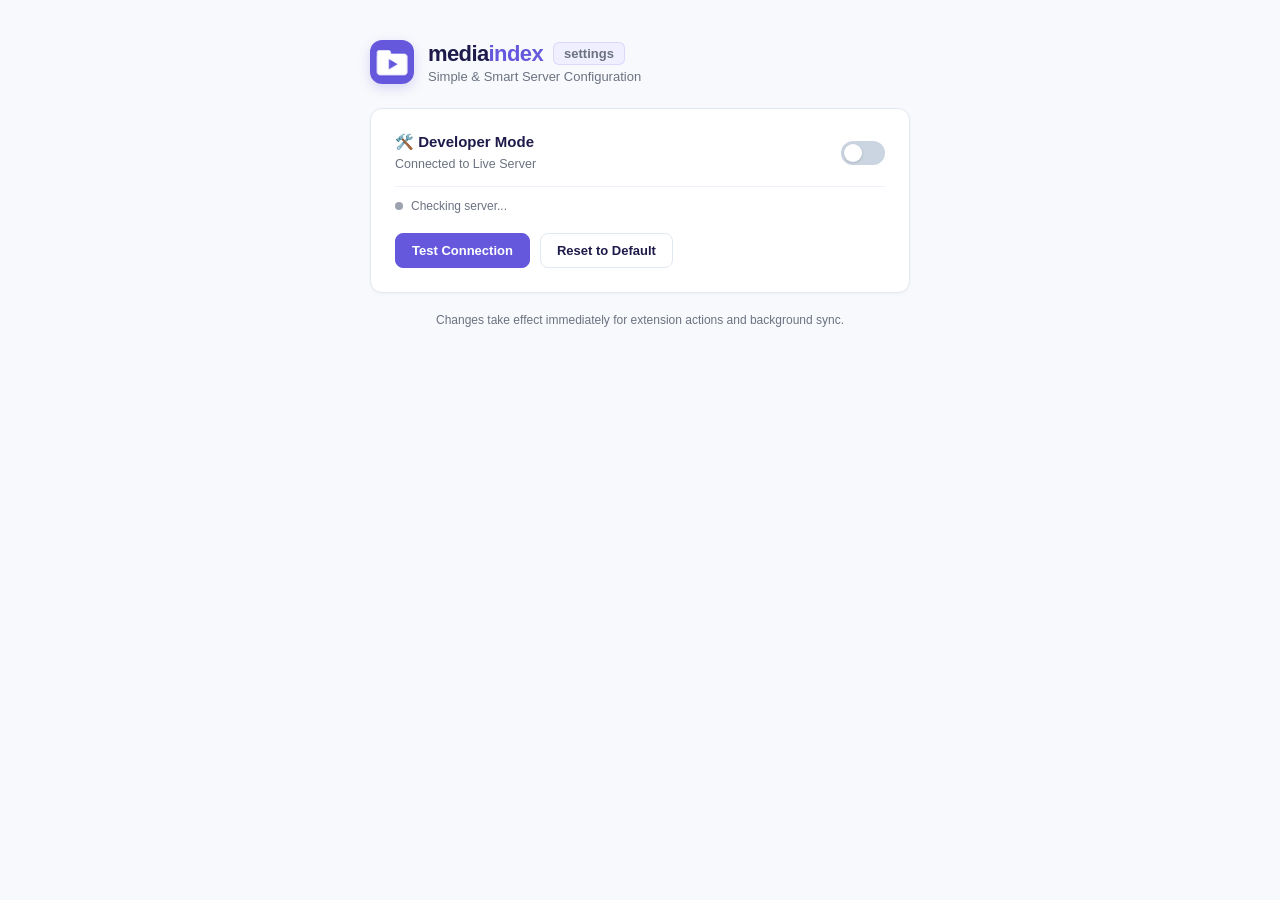
<file: extension/options.html>
<!DOCTYPE html>
<html lang="en">
<head>
  <meta charset="UTF-8">
  <meta name="viewport" content="width=device-width, initial-scale=1.0">
  <title>media index — Settings & Connection</title>
  <style>
    :root {
      --primary: #6558dd;
      --primary-hover: #5446cb;
      --primary-soft: #f0efff;
      --bg: #f8f9fc;
      --card-bg: #ffffff;
      --text: #1e1b4b;
      --text-muted: #6b7280;
      --text-sub: #4b5563;
      --border: #e2e8f0;
      --green: #10b981;
      --green-soft: #ecfdf5;
      --green-border: #a7f3d0;
      --red: #ef4444;
      --red-soft: #fef2f2;
      --red-border: #fecaca;
      --amber: #f59e0b;
      --amber-soft: #fffbeb;
      --amber-border: #fde68a;
      --sans: -apple-system, BlinkMacSystemFont, "Segoe UI", Roboto, Helvetica, Arial, sans-serif;
      --mono: ui-monospace, SFMono-Regular, Menlo, Monaco, Consolas, monospace;
    }

    * {
      box-sizing: border-box;
      margin: 0;
      padding: 0;
    }

    body {
      font-family: var(--sans);
      background: var(--bg);
      color: var(--text);
      display: flex;
      justify-content: center;
      padding: 40px 20px;
      min-height: 100vh;
    }

    .container {
      width: 100%;
      max-width: 540px;
    }

    .header {
      display: flex;
      align-items: center;
      gap: 14px;
      margin-bottom: 24px;
    }

    .header .brand-mark {
      width: 44px;
      height: 44px;
      border-radius: 12px;
      box-shadow: 0 4px 12px rgba(101, 88, 221, 0.22);
      display: block;
      object-fit: contain;
    }

    .header-text h1.brand-title {
      font-size: 22px;
      font-weight: 800;
      letter-spacing: -0.6px;
      color: var(--text);
      display: flex;
      align-items: center;
      gap: 10px;
    }

    .header-text h1.brand-title strong {
      font-weight: 800;
      letter-spacing: -0.6px;
      color: var(--text);
    }

    .header-text h1.brand-title strong span {
      color: var(--primary);
    }

    .header-text h1 .brand-subtitle-tag {
      font-size: 13px;
      font-weight: 600;
      letter-spacing: 0;
      color: var(--text-muted);
      background: var(--primary-soft);
      padding: 3px 10px;
      border-radius: 6px;
      border: 1px solid rgba(101, 88, 221, 0.15);
      text-transform: lowercase;
    }

    .header-text p {
      font-size: 13px;
      color: var(--text-muted);
      margin-top: 2px;
    }

    .card {
      background: var(--card-bg);
      border: 1px solid var(--border);
      border-radius: 12px;
      padding: 24px;
      box-shadow: 0 1px 3px rgba(0, 0, 0, 0.04);
      margin-bottom: 20px;
    }

    .card-title {
      font-size: 15px;
      font-weight: 700;
      margin-bottom: 4px;
      display: flex;
      align-items: center;
      gap: 8px;
    }

    .card-desc {
      font-size: 12.5px;
      color: var(--text-muted);
      margin-bottom: 16px;
      line-height: 1.5;
    }

    /* Dev Mode Card & Modern Toggle */
    .dev-mode-head {
      display: flex;
      align-items: center;
      justify-content: space-between;
      gap: 10px;
    }

    .switch-toggle {
      position: relative;
      display: inline-block;
      width: 44px;
      height: 24px;
      flex-shrink: 0;
      cursor: pointer;
    }

    .switch-toggle input {
      opacity: 0;
      width: 0;
      height: 0;
    }

    .toggle-track {
      position: absolute;
      top: 0;
      left: 0;
      right: 0;
      bottom: 0;
      background-color: #cbd5e1;
      transition: all 0.22s cubic-bezier(0.4, 0, 0.2, 1);
      border-radius: 24px;
    }

    .toggle-track:before {
      position: absolute;
      content: "";
      height: 18px;
      width: 18px;
      left: 3px;
      bottom: 3px;
      background-color: white;
      transition: all 0.22s cubic-bezier(0.4, 0, 0.2, 1);
      border-radius: 50%;
      box-shadow: 0 1px 3px rgba(0, 0, 0, 0.15);
    }

    .switch-toggle input:checked + .toggle-track {
      background-color: var(--primary);
    }

    .switch-toggle input:checked + .toggle-track:before {
      transform: translateX(20px);
    }

    .dev-container {
      margin-top: 14px;
      padding-top: 14px;
      border-top: 1px solid var(--border);
      display: flex;
      flex-direction: column;
      gap: 10px;
      animation: fadeIn 0.2s ease;
    }

    @keyframes fadeIn {
      from { opacity: 0; transform: translateY(-4px); }
      to { opacity: 1; transform: translateY(0); }
    }

    .form-group label {
      display: block;
      font-size: 12px;
      font-weight: 600;
      color: var(--text);
      text-transform: uppercase;
      letter-spacing: 0.5px;
      margin-bottom: 6px;
    }

    input[type="url"], input[type="text"] {
      width: 100%;
      padding: 10px 14px;
      font-size: 13.5px;
      font-family: var(--mono);
      border: 1px solid var(--border);
      border-radius: 8px;
      outline: none;
      transition: all 0.15s ease;
      color: var(--text);
      background: #fafafa;
    }

    input[type="url"]:focus, input[type="text"]:focus {
      border-color: var(--primary);
      background: #ffffff;
      box-shadow: 0 0 0 3px rgba(101, 88, 221, 0.15);
    }

    .presets-row {
      display: flex;
      align-items: center;
      gap: 6px;
    }

    .presets-label {
      font-size: 12px;
      color: var(--text-muted);
    }

    .preset-pill {
      background: #ffffff;
      border: 1px solid var(--border);
      border-radius: 6px;
      padding: 4px 10px;
      font-size: 11.5px;
      font-family: var(--mono);
      color: var(--text-sub);
      cursor: pointer;
      transition: all 0.12s ease;
    }

    .preset-pill:hover {
      background: var(--primary-soft);
      border-color: #d1ccf8;
      color: var(--primary);
    }

    /* Ping Status Line */
    .ping-line {
      display: flex;
      align-items: center;
      gap: 8px;
      font-size: 12px;
      color: var(--text-muted);
      margin-top: 12px;
      padding-top: 12px;
      border-top: 1px solid #f1effc;
    }

    .ping-dot {
      width: 8px;
      height: 8px;
      border-radius: 50%;
      background: #9ca3af;
      flex-shrink: 0;
    }

    .ping-dot.online {
      background: var(--green);
    }

    .ping-dot.offline {
      background: var(--red);
    }

    .ping-dot.waking {
      background: var(--amber);
      animation: pulse-amber 1.6s infinite;
    }

    @keyframes pulse-amber {
      0% {
        transform: scale(0.95);
        box-shadow: 0 0 0 0 rgba(245, 158, 11, 0.7);
      }
      70% {
        transform: scale(1);
        box-shadow: 0 0 0 8px rgba(245, 158, 11, 0);
      }
      100% {
        transform: scale(0.95);
        box-shadow: 0 0 0 0 rgba(245, 158, 11, 0);
      }
    }

    .ping-msg.online {
      color: #065f46;
      font-weight: 600;
    }

    .ping-msg.offline {
      color: #991b1b;
      font-weight: 600;
    }

    .ping-msg.waking {
      color: #b45309;
      font-weight: 600;
    }

    /* Actions & Status */
    .actions {
      display: flex;
      align-items: center;
      gap: 10px;
      margin-top: 20px;
    }

    button {
      padding: 9px 16px;
      font-size: 13px;
      font-weight: 600;
      border-radius: 8px;
      cursor: pointer;
      transition: all 0.15s ease;
      display: inline-flex;
      align-items: center;
      gap: 6px;
    }

    .btn-primary {
      background: var(--primary);
      color: #ffffff;
      border: 1px solid var(--primary);
    }

    .btn-primary:hover {
      background: var(--primary-hover);
    }

    .btn-secondary {
      background: #ffffff;
      color: var(--text);
      border: 1px solid var(--border);
    }

    .btn-secondary:hover {
      background: var(--bg);
      border-color: #cbd5e1;
    }

    .status-box {
      margin-top: 16px;
      padding: 10px 14px;
      border-radius: 8px;
      font-size: 12.5px;
      display: none;
      align-items: center;
      gap: 8px;
    }

    .status-box.success {
      display: flex;
      background: var(--green-soft);
      color: #065f46;
      border: 1px solid var(--green-border);
    }

    .status-box.error {
      display: flex;
      background: var(--red-soft);
      color: #991b1b;
      border: 1px solid var(--red-border);
    }

    .status-box.info {
      display: flex;
      background: #eff6ff;
      color: #1e40af;
      border: 1px solid #bfdbfe;
    }

    .footer-note {
      text-align: center;
      font-size: 12px;
      color: var(--text-muted);
      margin-top: 10px;
    }
  </style>
</head>
<body>
  <div class="container">
    <div class="header">
      <img src="icons/icon-48.png" alt="media index" class="brand-mark">
      <div class="header-text">
        <h1 class="brand-title"><strong>media<span>index</span></strong> <span class="brand-subtitle-tag">settings</span></h1>
        <p>Simple & Smart Server Configuration</p>
      </div>
    </div>

    <!-- Developer Mode Card -->
    <div class="card">
      <div class="dev-mode-head">
        <div>
          <div class="card-title">🛠️ Developer Mode</div>
          <p class="card-desc" id="env-desc" style="margin-bottom: 0;">
            Connected to Live Server
          </p>
        </div>
        <label class="switch-toggle" title="Toggle Developer Mode">
          <input type="checkbox" id="dev-toggle">
          <span class="toggle-track"></span>
        </label>
      </div>

      <!-- Collapsible Local Dev Settings -->
      <div class="dev-container" id="dev-container" style="display: none;">
        <div class="form-group">
          <label for="dev-api-url">Local Server URL</label>
          <input type="url" id="dev-api-url" placeholder="http://127.0.0.1:5000" spellcheck="false">
        </div>

        <div class="presets-row">
          <span class="presets-label">Quick Presets:</span>
          <button type="button" class="preset-pill" data-url="http://127.0.0.1:5000">:5000</button>
          <button type="button" class="preset-pill" data-url="http://127.0.0.1:5001">:5001</button>
          <button type="button" class="preset-pill" data-url="http://127.0.0.1:8080">:8080</button>
          <button type="button" class="preset-pill" data-url="http://localhost:5000">localhost</button>
        </div>
      </div>

      <!-- Live Ping Status Line -->
      <div class="ping-line" id="ping-line">
        <span class="ping-dot" id="ping-dot"></span>
        <span class="ping-msg" id="ping-msg">Checking server...</span>
      </div>

      <div class="status-box" id="status-message"></div>

      <div class="actions">
        <button type="button" class="btn-primary" id="test-btn">Test Connection</button>
        <button type="button" class="btn-secondary" id="save-btn" style="display: none;">Save Local URL</button>
        <button type="button" class="btn-secondary" id="reset-btn">Reset to Default</button>
      </div>
    </div>

    <p class="footer-note">Changes take effect immediately for extension actions and background sync.</p>
  </div>

  <script src="config.js"></script>
  <script src="options.js"></script>
</body>
</html>
</file>
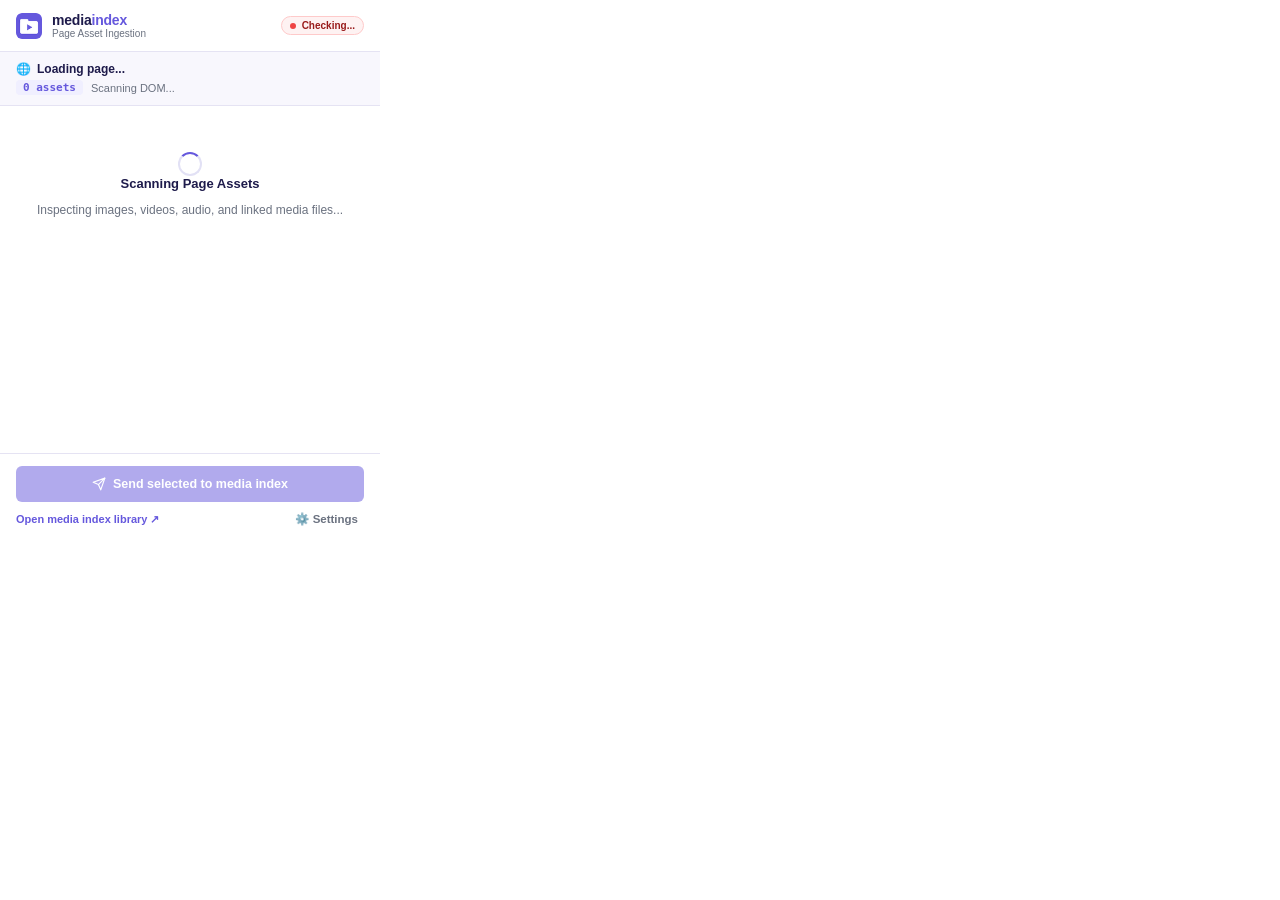
<file: extension/popup.html>
<!DOCTYPE html>
<html lang="en">

<head>
  <meta charset="UTF-8">
  <meta name="viewport" content="width=device-width, initial-scale=1.0">
  <title>media index Companion</title>
  <link rel="stylesheet" href="popup.css">
</head>

<body>
  <div class="popup-container">
    <div class="view-slider" id="view-slider">

      <!-- ========================================================= -->
      <!-- VIEW 1: MEDIA SCANNER (Default)                           -->
      <!-- ========================================================= -->
      <section class="popup-view view-active" id="scanner-view">
        <!-- Header -->
        <header class="popup-header">
          <div class="header-brand">
            <img class="brand-icon" src="icons/icon-48.png" alt="media index">
            <div class="brand-text">
              <span class="brand-title">media<span>index</span></span>
              <span class="brand-subtitle">Page Asset Ingestion</span>
            </div>
          </div>
          <div class="header-status">
            <span class="status-indicator offline" id="connection-status" title="Connecting to server...">
              <span class="status-dot"></span>
              <span class="status-label" id="status-label">Checking...</span>
            </span>
          </div>
        </header>

        <!-- Server Spin-Up Notification Banner -->
        <div class="cold-start-banner" id="cold-start-banner" style="display: none;">
          <div class="cold-start-pulse"></div>
          <div class="cold-start-content">
            <div class="cold-start-title">Connecting to server...</div>
            <div class="cold-start-sub">Cloud server is starting up (may take a moment). Please wait.</div>
          </div>
        </div>

        <!-- Page Info Banner -->
        <section class="page-meta-banner">
          <div class="page-title-row">
            <span class="page-icon">🌐</span>
            <span class="page-title" id="page-title" title="Current tab title">Loading page...</span>
          </div>
          <div class="page-stats-row">
            <span class="stats-badge" id="stats-total">0 assets</span>
            <span class="stats-sub" id="stats-breakdown">Scanning DOM...</span>
          </div>
        </section>

        <!-- Filter & Selection Bar -->
        <section class="selection-bar" id="selection-bar" style="display: none;">
          <label class="select-all-label">
            <input type="checkbox" id="select-all-checkbox" checked>
            <span class="checkmark-text">Select All (<span id="selected-count">0</span>)</span>
          </label>
          <div class="filter-pills" id="filter-pills">
            <button type="button" class="filter-btn active" data-filter="all">All</button>
            <button type="button" class="filter-btn" data-filter="image">Images</button>
            <button type="button" class="filter-btn" data-filter="video">Videos</button>
            <button type="button" class="filter-btn" data-filter="gif">GIFs</button>
          </div>
        </section>

        <!-- Main Content Area: Scrollable Asset Cards -->
        <main class="assets-container" id="assets-container">
          <div class="assets-list" id="assets-list">
            <!-- Dynamically injected via popup.js -->
          </div>

          <div class="state-message" id="scanning-state">
            <div class="spinner"></div>
            <h4>Scanning Page Assets</h4>
            <p>Inspecting images, videos, audio, and linked media files...</p>
          </div>

          <div class="state-message" id="empty-state" style="display: none;">
            <span class="empty-icon">🔍</span>
            <h4>No Media Assets Found</h4>
            <p>No direct images, videos, or GIFs were found on this active page.</p>
          </div>
        </main>

        <!-- Action Bar -->
        <footer class="popup-footer">
          <button type="button" class="send-all-btn" id="send-btn" disabled>
            <svg class="send-icon" viewBox="0 0 24 24" fill="none" stroke="currentColor" stroke-width="2"
              stroke-linecap="round" stroke-linejoin="round">
              <line x1="22" y1="2" x2="11" y2="13"></line>
              <polygon points="22 2 15 22 11 13 2 9 22 2"></polygon>
            </svg>
            <span id="send-btn-text">Send selected to media index</span>
          </button>
          <div class="footer-links">
            <a href="#" id="dashboard-link" target="_blank" rel="noopener noreferrer" class="dashboard-link">
              Open media index library ↗
            </a>
            <button type="button" id="open-settings-btn" class="settings-trigger-btn" title="Open Settings">
              ⚙️ Settings
            </button>
          </div>
        </footer>
      </section>

      <!-- ========================================================= -->
      <!-- VIEW 2: IN-POPUP SETTINGS                                 -->
      <!-- ========================================================= -->
      <section class="popup-view view-hidden-right" id="settings-view">
        <!-- Settings Header -->
        <header class="settings-header">
          <button type="button" id="back-to-scanner-btn" class="btn-back">
            <svg viewBox="0 0 24 24" width="16" height="16" fill="none" stroke="currentColor" stroke-width="2.5" stroke-linecap="round" stroke-linejoin="round">
              <line x1="19" y1="12" x2="5" y2="12"></line>
              <polyline points="12 19 5 12 12 5"></polyline>
            </svg>
            <span>Back</span>
          </button>
          <h2 class="settings-heading">Settings</h2>
          <div class="settings-header-right">
            <span class="settings-badge" id="settings-mini-badge">Offline</span>
          </div>
        </header>

        <!-- Settings Scrollable Content -->
        <main class="settings-content">

          <!-- Developer Mode Card -->
          <div class="settings-card dev-mode-card">
            <div class="dev-mode-header">
              <div class="dev-mode-title-group">
                <span class="dev-mode-icon">🛠️</span>
                <div>
                  <h3 class="settings-card-title">Developer Mode</h3>
                  <p class="settings-card-sub" id="env-status-text">Live Server (Default)</p>
                </div>
              </div>
              <label class="switch-toggle" title="Toggle Developer Mode">
                <input type="checkbox" id="dev-mode-toggle">
                <span class="toggle-track"></span>
              </label>
            </div>

            <!-- Collapsible Local Dev Configuration -->
            <div class="dev-mode-container" id="dev-mode-container" style="display: none;">
              <label for="settings-dev-url" class="dev-input-label">Local Server URL</label>
              <input type="url" id="settings-dev-url" class="settings-input" placeholder="http://127.0.0.1:5000" spellcheck="false">
              
              <div class="quick-ports">
                <span class="quick-ports-label">Presets:</span>
                <button type="button" class="port-preset-btn" data-url="http://127.0.0.1:5000">:5000</button>
                <button type="button" class="port-preset-btn" data-url="http://127.0.0.1:5001">:5001</button>
                <button type="button" class="port-preset-btn" data-url="http://127.0.0.1:8080">:8080</button>
                <button type="button" class="port-preset-btn" data-url="http://localhost:5000">localhost</button>
              </div>
            </div>

            <!-- Endpoint Status Indicator -->
            <div class="ping-status-bar" id="ping-status-bar">
              <span class="ping-dot" id="ping-dot"></span>
              <span class="ping-text" id="ping-text">Checking server...</span>
            </div>
          </div>

          <div class="settings-status-box" id="settings-status-box" style="display: none;"></div>

          <div class="settings-actions">
            <button type="button" id="settings-test-btn" class="btn-primary">Test Connection</button>
            <button type="button" id="settings-save-btn" class="btn-secondary" style="display: none;">Save Local URL</button>
            <button type="button" id="settings-reset-btn" class="btn-tertiary">Reset to Default</button>
          </div>
        </main>
      </section>

    </div>
  </div>

  <script src="config.js"></script>
  <script src="popup.js"></script>
</body>

</html>
</file>
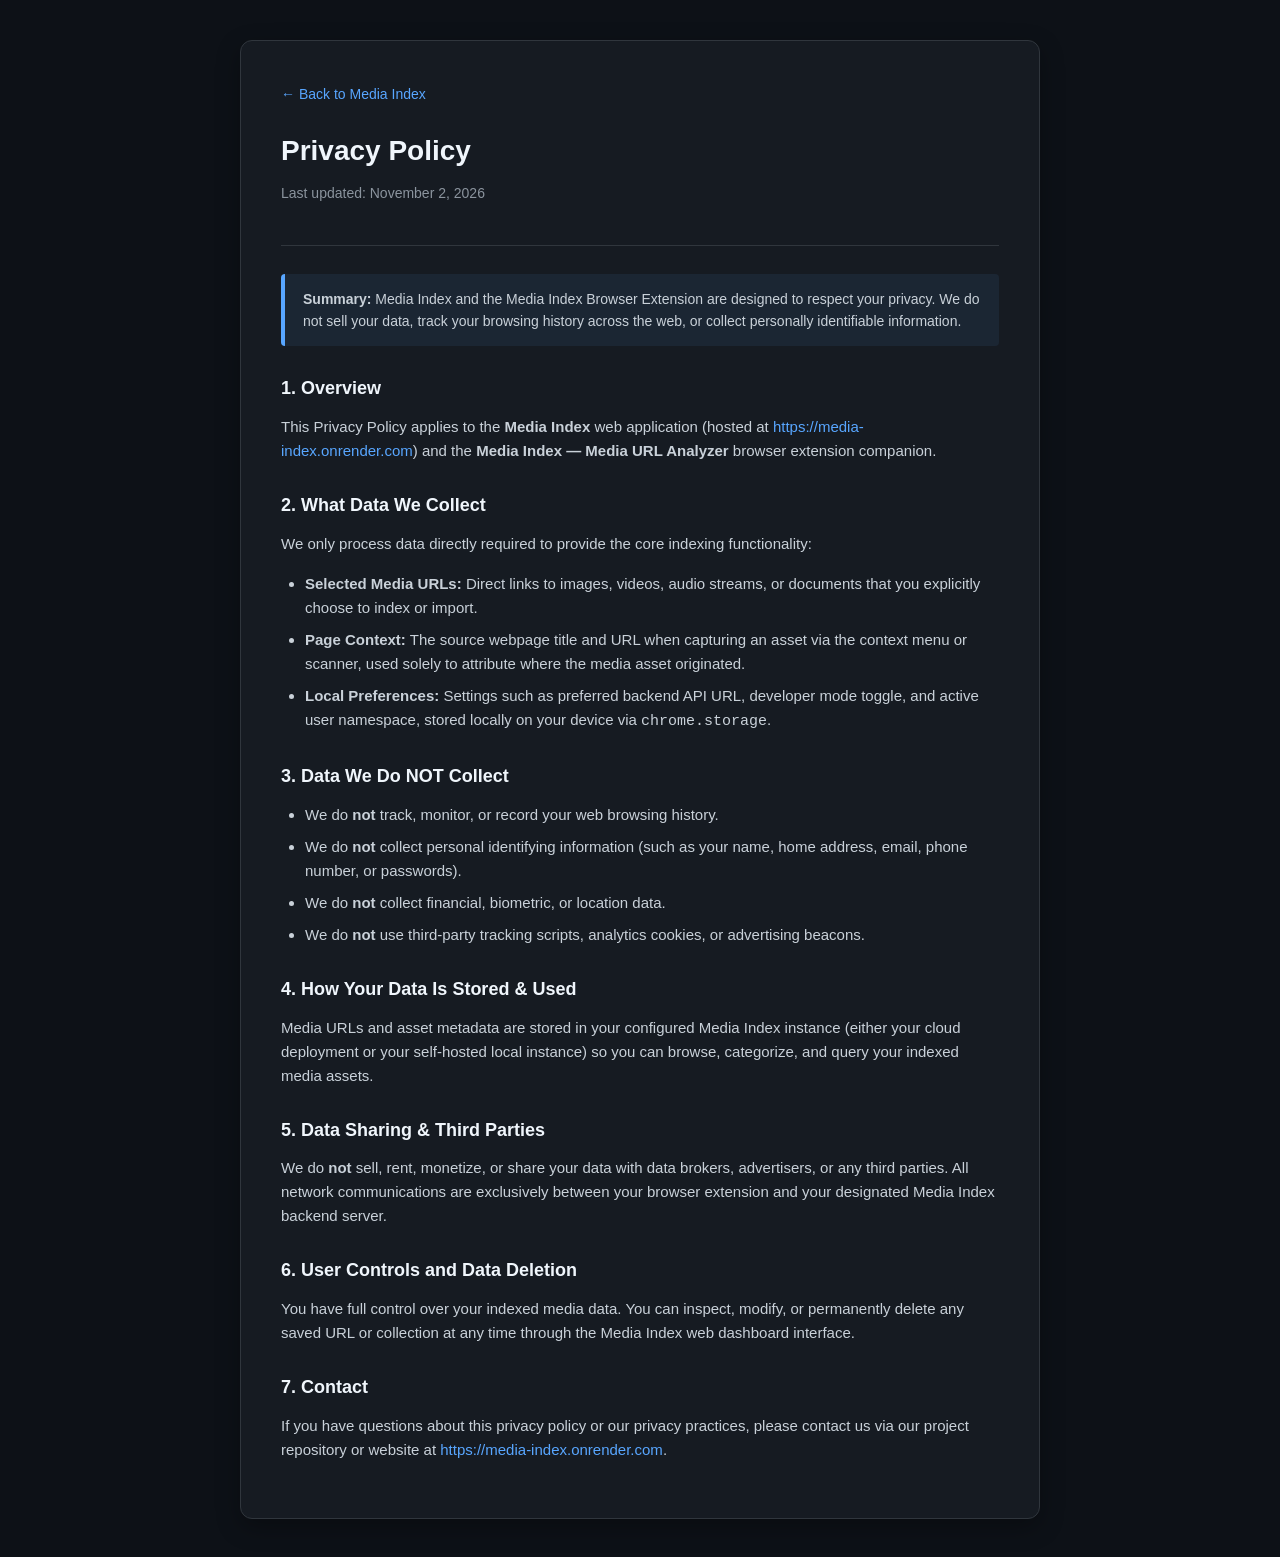
<file: templates/privacy.html>
<!DOCTYPE html>
<html lang="en">
<head>
  <meta charset="UTF-8">
  <meta name="viewport" content="width=device-width, initial-scale=1.0">
  <title>Privacy Policy — Media Index</title>
  <link rel="icon" type="image/x-icon" href="/favicon.ico">
  <style>
    :root {
      --bg: #0d1117;
      --card-bg: #161b22;
      --border: #30363d;
      --text: #c9d1d9;
      --text-bright: #f0f6fc;
      --text-muted: #8b949e;
      --primary: #58a6ff;
      --accent: #238636;
    }

    * {
      box-sizing: border-box;
      margin: 0;
      padding: 0;
    }

    body {
      font-family: -apple-system, BlinkMacSystemFont, "Segoe UI", Helvetica, Arial, sans-serif;
      background-color: var(--bg);
      color: var(--text);
      line-height: 1.6;
      padding: 40px 20px;
    }

    .container {
      max-width: 800px;
      margin: 0 auto;
      background: var(--card-bg);
      border: 1px solid var(--border);
      border-radius: 12px;
      padding: 40px;
      box-shadow: 0 8px 24px rgba(0, 0, 0, 0.3);
    }

    .header {
      border-bottom: 1px solid var(--border);
      padding-bottom: 24px;
      margin-bottom: 28px;
    }

    .header h1 {
      color: var(--text-bright);
      font-size: 28px;
      font-weight: 700;
      margin-bottom: 8px;
    }

    .header p {
      color: var(--text-muted);
      font-size: 14px;
    }

    h2 {
      color: var(--text-bright);
      font-size: 18px;
      margin-top: 28px;
      margin-bottom: 12px;
    }

    p, ul {
      margin-bottom: 16px;
      font-size: 15px;
    }

    ul {
      padding-left: 24px;
    }

    li {
      margin-bottom: 8px;
    }

    a {
      color: var(--primary);
      text-decoration: none;
    }

    a:hover {
      text-decoration: underline;
    }

    .back-link {
      display: inline-block;
      margin-bottom: 24px;
      font-size: 14px;
    }

    .highlight-box {
      background: rgba(88, 166, 255, 0.08);
      border-left: 4px solid var(--primary);
      padding: 14px 18px;
      border-radius: 4px;
      margin-bottom: 24px;
      font-size: 14px;
    }
  </style>
</head>
<body>
  <div class="container">
    <a href="/" class="back-link">&larr; Back to Media Index</a>

    <div class="header">
      <h1>Privacy Policy</h1>
      <p>Last updated: November 2, 2026</p>
    </div>

    <div class="highlight-box">
      <strong>Summary:</strong> Media Index and the Media Index Browser Extension are designed to respect your privacy. We do not sell your data, track your browsing history across the web, or collect personally identifiable information.
    </div>

    <h2>1. Overview</h2>
    <p>
      This Privacy Policy applies to the <strong>Media Index</strong> web application (hosted at <a href="https://media-index.onrender.com">https://media-index.onrender.com</a>) and the <strong>Media Index — Media URL Analyzer</strong> browser extension companion.
    </p>

    <h2>2. What Data We Collect</h2>
    <p>We only process data directly required to provide the core indexing functionality:</p>
    <ul>
      <li><strong>Selected Media URLs:</strong> Direct links to images, videos, audio streams, or documents that you explicitly choose to index or import.</li>
      <li><strong>Page Context:</strong> The source webpage title and URL when capturing an asset via the context menu or scanner, used solely to attribute where the media asset originated.</li>
      <li><strong>Local Preferences:</strong> Settings such as preferred backend API URL, developer mode toggle, and active user namespace, stored locally on your device via <code>chrome.storage</code>.</li>
    </ul>

    <h2>3. Data We Do NOT Collect</h2>
    <ul>
      <li>We do <strong>not</strong> track, monitor, or record your web browsing history.</li>
      <li>We do <strong>not</strong> collect personal identifying information (such as your name, home address, email, phone number, or passwords).</li>
      <li>We do <strong>not</strong> collect financial, biometric, or location data.</li>
      <li>We do <strong>not</strong> use third-party tracking scripts, analytics cookies, or advertising beacons.</li>
    </ul>

    <h2>4. How Your Data Is Stored & Used</h2>
    <p>
      Media URLs and asset metadata are stored in your configured Media Index instance (either your cloud deployment or your self-hosted local instance) so you can browse, categorize, and query your indexed media assets.
    </p>

    <h2>5. Data Sharing & Third Parties</h2>
    <p>
      We do <strong>not</strong> sell, rent, monetize, or share your data with data brokers, advertisers, or any third parties. All network communications are exclusively between your browser extension and your designated Media Index backend server.
    </p>

    <h2>6. User Controls and Data Deletion</h2>
    <p>
      You have full control over your indexed media data. You can inspect, modify, or permanently delete any saved URL or collection at any time through the Media Index web dashboard interface.
    </p>

    <h2>7. Contact</h2>
    <p>
      If you have questions about this privacy policy or our privacy practices, please contact us via our project repository or website at <a href="https://media-index.onrender.com">https://media-index.onrender.com</a>.
    </p>
  </div>
</body>
</html>
</file>
<file: extension/popup.css>
/* media index Extension Popup Styles */
:root {
  --primary: #6558dd;
  --primary-hover: #5446cb;
  --primary-soft: #f0efff;
  --bg: #ffffff;
  --bg-subtle: #f8f7fd;
  --text: #1e1b4b;
  --text-muted: #6b7280;
  --text-sub: #4b5563;
  --border: #e5e3f3;
  --green: #10b981;
  --green-soft: #ecfdf5;
  --green-border: #a7f3d0;
  --red: #ef4444;
  --red-soft: #fef2f2;
  --red-border: #fecaca;
  --mono: ui-monospace, SFMono-Regular, Menlo, Monaco, Consolas, monospace;
  --sans: -apple-system, BlinkMacSystemFont, "Segoe UI", Roboto, Helvetica, Arial, sans-serif;
}

* {
  box-sizing: border-box;
  margin: 0;
  padding: 0;
}

body {
  width: 380px;
  height: 540px;
  margin: 0;
  padding: 0;
  font-family: var(--sans);
  font-size: 13px;
  color: var(--text);
  background: var(--bg);
  overflow: hidden;
  user-select: none;
}

.popup-container {
  width: 100%;
  height: 100%;
  position: relative;
  overflow: hidden;
}

/* View Slider & Multi-View Transitions */
.view-slider {
  position: relative;
  width: 100%;
  height: 100%;
  overflow: hidden;
}

.popup-view {
  position: absolute;
  top: 0;
  left: 0;
  width: 100%;
  height: 100%;
  display: flex;
  flex-direction: column;
  background: var(--bg);
  transition: transform 0.24s cubic-bezier(0.16, 1, 0.3, 1), opacity 0.2s ease;
}

.popup-view.view-active {
  transform: translateX(0);
  opacity: 1;
  pointer-events: auto;
  z-index: 2;
}

.popup-view.view-hidden-left {
  transform: translateX(-100%);
  opacity: 0;
  pointer-events: none;
  z-index: 1;
}

.popup-view.view-hidden-right {
  transform: translateX(100%);
  opacity: 0;
  pointer-events: none;
  z-index: 1;
}

/* Header */
.popup-header {
  display: flex;
  align-items: center;
  justify-content: space-between;
  padding: 12px 16px;
  background: #ffffff;
  border-bottom: 1px solid var(--border);
  flex-shrink: 0;
}

.header-brand {
  display: flex;
  align-items: center;
  gap: 10px;
}

.brand-icon {
  width: 26px;
  height: 26px;
  border-radius: 6px;
}

.brand-text {
  display: flex;
  flex-direction: column;
}

.brand-title {
  font-weight: 700;
  font-size: 14px;
  letter-spacing: -0.2px;
  color: var(--text);
}

.brand-title span {
  color: var(--primary);
}

.brand-subtitle {
  font-size: 10px;
  color: var(--text-muted);
}

.status-indicator {
  display: inline-flex;
  align-items: center;
  gap: 6px;
  padding: 3px 8px;
  border-radius: 12px;
  font-size: 10px;
  font-weight: 600;
}

.status-indicator.online {
  background: var(--green-soft);
  color: #065f46;
  border: 1px solid var(--green-border);
}

.status-indicator.online .status-dot {
  background: var(--green);
}

.status-indicator.offline {
  background: var(--red-soft);
  color: #991b1b;
  border: 1px solid var(--red-border);
}

.status-indicator.offline .status-dot {
  background: var(--red);
}

.status-dot {
  width: 6px;
  height: 6px;
  border-radius: 50%;
}

/* Page Meta Banner */
.page-meta-banner {
  padding: 10px 16px;
  background: var(--bg-subtle);
  border-bottom: 1px solid var(--border);
  display: flex;
  flex-direction: column;
  gap: 4px;
  flex-shrink: 0;
}

.page-title-row {
  display: flex;
  align-items: center;
  gap: 6px;
}

.page-icon {
  font-size: 12px;
  flex-shrink: 0;
}

.page-title {
  font-weight: 600;
  font-size: 12px;
  color: var(--text);
  white-space: nowrap;
  overflow: hidden;
  text-overflow: ellipsis;
}

.page-stats-row {
  display: flex;
  align-items: center;
  gap: 8px;
}

.stats-badge {
  font-family: var(--mono);
  font-size: 11px;
  font-weight: 700;
  color: var(--primary);
  background: var(--primary-soft);
  padding: 1px 7px;
  border-radius: 4px;
}

.stats-sub {
  font-size: 11px;
  color: var(--text-muted);
}

/* Selection & Filter Bar */
.selection-bar {
  display: flex;
  align-items: center;
  justify-content: space-between;
  padding: 8px 16px;
  background: #ffffff;
  border-bottom: 1px solid #f1f0f8;
  flex-shrink: 0;
}

.select-all-label {
  display: flex;
  align-items: center;
  gap: 6px;
  font-size: 11px;
  font-weight: 600;
  color: var(--text-sub);
  cursor: pointer;
}

.filter-pills {
  display: flex;
  align-items: center;
  gap: 4px;
}

.filter-btn {
  border: 1px solid var(--border);
  background: #ffffff;
  color: var(--text-muted);
  font-size: 10px;
  font-weight: 600;
  padding: 2px 7px;
  border-radius: 12px;
  cursor: pointer;
  transition: all 0.12s ease;
}

.filter-btn:hover {
  background: #f4f3fb;
  color: var(--text);
}

.filter-btn.active {
  background: var(--primary);
  border-color: var(--primary);
  color: #ffffff;
}

/* Assets Scroll Area */
.assets-container {
  flex: 1;
  overflow-y: auto;
  padding: 6px 12px;
  display: flex;
  flex-direction: column;
}

.assets-list {
  display: flex;
  flex-direction: column;
  gap: 6px;
}

.state-message {
  display: flex;
  flex-direction: column;
  align-items: center;
  justify-content: center;
  padding: 40px 20px;
  text-align: center;
  color: var(--text-muted);
}

.state-message p {
  font-size: 12px;
  margin-top: 8px;
}

.empty-icon {
  font-size: 28px;
  margin-bottom: 6px;
}

.state-message h4 {
  font-size: 13px;
  color: var(--text);
  margin-bottom: 4px;
}

.spinner {
  width: 24px;
  height: 24px;
  border: 2.5px solid #e2e1f5;
  border-top-color: var(--primary);
  border-radius: 50%;
  animation: spin 0.75s linear infinite;
}

@keyframes spin {
  to {
    transform: rotate(360deg);
  }
}

/* Asset Card Item */
.asset-item {
  display: grid;
  grid-template-columns: 20px 42px 1fr auto;
  gap: 10px;
  align-items: center;
  padding: 6px 10px;
  background: #ffffff;
  border: 1px solid var(--border);
  border-radius: 6px;
  transition: background 0.12s, border-color 0.12s;
}

.asset-item:hover {
  background: #fbfaff;
  border-color: #d1ccf8;
}

.asset-item input[type="checkbox"] {
  cursor: pointer;
  accent-color: var(--primary);
  width: 14px;
  height: 14px;
}

.asset-thumb {
  width: 42px;
  height: 36px;
  border-radius: 4px;
  background: #f3f2fb;
  overflow: hidden;
  display: flex;
  align-items: center;
  justify-content: center;
  border: 1px solid #ebe9f7;
}

.asset-thumb img {
  width: 100%;
  height: 100%;
  object-fit: cover;
}

.asset-thumb .type-fallback {
  font-size: 9px;
  font-weight: 700;
  color: #7c74c9;
}

.asset-info {
  display: flex;
  flex-direction: column;
  overflow: hidden;
}

.asset-name {
  font-size: 11.5px;
  font-weight: 600;
  color: var(--text);
  white-space: nowrap;
  overflow: hidden;
  text-overflow: ellipsis;
}

.asset-meta {
  display: flex;
  align-items: center;
  gap: 6px;
  font-size: 10px;
  color: var(--text-muted);
}

.asset-badge {
  font-size: 8.5px;
  font-weight: 800;
  text-transform: uppercase;
  padding: 1px 4px;
  border-radius: 3px;
  background: #f0efff;
  color: var(--primary);
}

.dim-badge {
  font-family: var(--mono);
}

.sibling-chip {
  font-size: 8.5px;
  font-weight: 700;
  padding: 1px 4px;
  border-radius: 3px;
  background: #ede9fe;
  color: #7c3aed;
  margin-left: 2px;
}

/* Footer Action Bar */
.popup-footer {
  padding: 12px 16px;
  background: #ffffff;
  border-top: 1px solid var(--border);
  display: flex;
  flex-direction: column;
  gap: 8px;
  flex-shrink: 0;
}

.send-all-btn {
  width: 100%;
  height: 36px;
  background: var(--primary);
  border: none;
  border-radius: 6px;
  color: #ffffff;
  font-size: 12.5px;
  font-weight: 700;
  cursor: pointer;
  display: inline-flex;
  align-items: center;
  justify-content: center;
  gap: 7px;
  transition: all 0.15s ease;
  box-shadow: 0 1px 3px rgba(101, 88, 221, 0.2);
}

.send-all-btn:hover:not(:disabled) {
  background: var(--primary-hover);
  transform: translateY(-1px);
}

.send-all-btn:disabled {
  opacity: 0.5;
  cursor: not-allowed;
  transform: none;
  box-shadow: none;
}

.send-icon {
  width: 14px;
  height: 14px;
}

.footer-links {
  display: flex;
  align-items: center;
  justify-content: space-between;
}

.dashboard-link {
  font-size: 11px;
  font-weight: 600;
  color: var(--primary);
  text-decoration: none;
  transition: color 0.12s;
}

.dashboard-link:hover {
  text-decoration: underline;
  color: var(--primary-hover);
}

.settings-trigger-btn {
  background: none;
  border: none;
  font-size: 11.5px;
  font-weight: 600;
  color: var(--text-muted);
  cursor: pointer;
  padding: 2px 6px;
  border-radius: 4px;
  display: inline-flex;
  align-items: center;
  gap: 4px;
  transition: all 0.12s ease;
}

.settings-trigger-btn:hover {
  background: var(--primary-soft);
  color: var(--primary);
}

/* ========================================================= */
/* IN-POPUP SETTINGS STYLES                                  */
/* ========================================================= */
.settings-header {
  display: flex;
  align-items: center;
  justify-content: space-between;
  padding: 12px 16px;
  background: #ffffff;
  border-bottom: 1px solid var(--border);
  flex-shrink: 0;
}

.btn-back {
  background: none;
  border: none;
  color: var(--primary);
  font-size: 12px;
  font-weight: 600;
  cursor: pointer;
  display: inline-flex;
  align-items: center;
  gap: 4px;
  padding: 4px 6px;
  border-radius: 6px;
  transition: background 0.12s ease;
}

.btn-back:hover {
  background: var(--primary-soft);
}

.settings-heading {
  font-size: 13.5px;
  font-weight: 700;
  color: var(--text);
  letter-spacing: -0.2px;
}

.settings-header-right {
  display: flex;
  align-items: center;
}

.settings-badge {
  font-size: 10px;
  font-weight: 700;
  padding: 2px 7px;
  border-radius: 10px;
  background: #f1f0f8;
  color: var(--text-muted);
}

.settings-badge.online {
  background: var(--green-soft);
  color: #065f46;
  border: 1px solid var(--green-border);
}

.settings-badge.offline {
  background: var(--red-soft);
  color: #991b1b;
  border: 1px solid var(--red-border);
}

.settings-content {
  flex: 1;
  overflow-y: auto;
  padding: 14px 16px;
  display: flex;
  flex-direction: column;
  gap: 14px;
}

/* 1-Click Auto-Pairing Card */
.pair-card {
  background: linear-gradient(135deg, #fbfaff 0%, #f5f4fd 100%);
  border: 1px solid #dcd7fa;
  border-radius: 8px;
  padding: 12px;
  display: flex;
  flex-direction: column;
  gap: 8px;
}

.pair-card-header {
  display: flex;
  align-items: flex-start;
  gap: 8px;
}

.pair-card-icon {
  font-size: 16px;
  line-height: 1.2;
}

.pair-card-title-group {
  flex: 1;
}

.pair-card-title {
  font-size: 12.5px;
  font-weight: 700;
  color: var(--text);
}

.pair-card-desc {
  font-size: 11px;
  color: var(--text-muted);
  line-height: 1.4;
  margin-top: 2px;
}

.btn-rescan-tabs {
  background: var(--primary-soft);
  color: var(--primary);
  border: 1px solid rgba(101, 88, 221, 0.2);
  border-radius: 4px;
  font-size: 10.5px;
  font-weight: 600;
  padding: 2px 7px;
  cursor: pointer;
  transition: all 0.15s ease;
}

.btn-rescan-tabs:hover {
  background: var(--primary);
  color: #ffffff;
}

.pair-detected-info {
  background: #ffffff;
  border: 1px solid #e0dcf8;
  border-radius: 6px;
  padding: 8px 10px;
  display: flex;
  flex-direction: column;
  gap: 6px;
}

.pair-row {
  display: flex;
  align-items: center;
  justify-content: space-between;
  font-size: 11px;
}

.pair-label {
  color: var(--text-muted);
  font-weight: 500;
}

.pair-code {
  font-family: var(--mono);
  font-size: 10.5px;
  color: var(--primary);
  background: var(--primary-soft);
  padding: 1px 5px;
  border-radius: 3px;
}

.btn-pair {
  width: 100%;
  margin-top: 4px;
  padding: 7px 10px;
  background: var(--primary);
  color: #ffffff;
  border: none;
  border-radius: 6px;
  font-size: 11.5px;
  font-weight: 700;
  cursor: pointer;
  transition: all 0.15s ease;
  display: flex;
  align-items: center;
  justify-content: center;
  gap: 6px;
}

.btn-pair:hover {
  background: var(--primary-hover);
  transform: translateY(-1px);
}

.pair-hint {
  font-size: 10.5px;
  color: var(--text-muted);
  line-height: 1.35;
  font-style: italic;
}

/* Settings Form Elements */
.settings-form-group {
  display: flex;
  flex-direction: column;
  gap: 5px;
}

.settings-label {
  font-size: 11px;
  font-weight: 700;
  text-transform: uppercase;
  letter-spacing: 0.4px;
  color: var(--text);
}

.label-with-refresh {
  display: flex;
  align-items: center;
  justify-content: space-between;
}

.btn-link-action {
  background: none;
  border: none;
  color: var(--primary);
  font-size: 10.5px;
  font-weight: 600;
  cursor: pointer;
  padding: 1px 4px;
}

.btn-link-action:hover {
  text-decoration: underline;
}

.settings-input, .settings-select {
  width: 100%;
  padding: 8px 10px;
  font-size: 12px;
  font-family: var(--mono);
  border: 1px solid var(--border);
  border-radius: 6px;
  outline: none;
  background: #fafafa;
  color: var(--text);
  transition: all 0.15s ease;
}

.settings-select {
  font-family: var(--sans);
  cursor: pointer;
}

.settings-input:focus, .settings-select:focus {
  border-color: var(--primary);
  background: #ffffff;
  box-shadow: 0 0 0 2.5px rgba(101, 88, 221, 0.15);
}

.custom-input {
  margin-top: 4px;
  background: #fff;
  border-color: #d1ccf8;
}

.settings-help {
  font-size: 10.5px;
  color: var(--text-muted);
  line-height: 1.35;
}

.ping-status-bar {
  display: flex;
  align-items: center;
  gap: 5px;
  font-size: 10.5px;
  color: var(--text-muted);
  margin-top: 2px;
}

.ping-dot {
  width: 6px;
  height: 6px;
  border-radius: 50%;
  background: #9ca3af;
}

.ping-dot.online {
  background: var(--green);
}

.ping-dot.offline {
  background: var(--red);
}

.ping-text.online {
  color: #065f46;
  font-weight: 600;
}

.ping-text.offline {
  color: #991b1b;
  font-weight: 600;
}

/* Status Message Box */
.settings-status-box {
  padding: 8px 10px;
  border-radius: 6px;
  font-size: 11.5px;
  display: flex;
  align-items: center;
  gap: 6px;
}

.settings-status-box.success {
  background: var(--green-soft);
  color: #065f46;
  border: 1px solid var(--green-border);
}

.settings-status-box.error {
  background: var(--red-soft);
  color: #991b1b;
  border: 1px solid var(--red-border);
}

.settings-status-box.info {
  background: #eff6ff;
  color: #1e40af;
  border: 1px solid #bfdbfe;
}

/* Action Buttons */
.settings-actions {
  display: flex;
  flex-direction: column;
  gap: 6px;
  margin-top: 4px;
}

.btn-primary {
  width: 100%;
  padding: 8px;
  background: var(--primary);
  color: #ffffff;
  border: 1px solid var(--primary);
  border-radius: 6px;
  font-size: 12px;
  font-weight: 700;
  cursor: pointer;
  transition: all 0.15s ease;
}

.btn-primary:hover {
  background: var(--primary-hover);
}

.btn-secondary {
  width: 100%;
  padding: 7px;
  background: #ffffff;
  color: var(--text);
  border: 1px solid var(--border);
  border-radius: 6px;
  font-size: 11.5px;
  font-weight: 600;
  cursor: pointer;
  transition: all 0.12s ease;
}

.btn-secondary:hover {
  background: #f7f6fc;
  border-color: #d1ccf8;
}

.btn-tertiary {
  width: 100%;
  padding: 6px;
  background: transparent;
  color: var(--text-muted);
  border: none;
  font-size: 11px;
  cursor: pointer;
  transition: color 0.12s;
}

.btn-tertiary:hover {
  color: var(--red);
}

/* ========================================================= */
/* Overhaul: Dev Mode Switch, User Sync & Cold Start Banner */
/* ========================================================= */

/* Cold Start Notification Banner */
.cold-start-banner {
  background: linear-gradient(135deg, #fffbeb 0%, #fef3c7 100%);
  border-bottom: 1px solid #fde68a;
  padding: 8px 12px;
  display: flex;
  align-items: center;
  gap: 10px;
  animation: slideDown 0.25s ease-out;
  flex-shrink: 0;
}

@keyframes slideDown {
  from {
    opacity: 0;
    transform: translateY(-8px);
  }
  to {
    opacity: 1;
    transform: translateY(0);
  }
}

.cold-start-pulse {
  width: 10px;
  height: 10px;
  border-radius: 50%;
  background: #f59e0b;
  box-shadow: 0 0 0 0 rgba(245, 158, 11, 0.7);
  animation: pulse-amber 1.6s infinite;
  flex-shrink: 0;
}

@keyframes pulse-amber {
  0% {
    transform: scale(0.95);
    box-shadow: 0 0 0 0 rgba(245, 158, 11, 0.7);
  }
  70% {
    transform: scale(1);
    box-shadow: 0 0 0 8px rgba(245, 158, 11, 0);
  }
  100% {
    transform: scale(0.95);
    box-shadow: 0 0 0 0 rgba(245, 158, 11, 0);
  }
}

.cold-start-content {
  flex: 1;
}

.cold-start-title {
  font-size: 11.5px;
  font-weight: 700;
  color: #92400e;
}

.cold-start-sub {
  font-size: 10.5px;
  color: #b45309;
}

/* Settings Cards */
.settings-card {
  background: #ffffff;
  border: 1px solid var(--border);
  border-radius: 9px;
  padding: 12px;
  box-shadow: 0 1px 2px rgba(0, 0, 0, 0.03);
}

.settings-card-header {
  display: flex;
  align-items: center;
  justify-content: space-between;
  gap: 8px;
}

.user-card-left {
  display: flex;
  align-items: center;
  gap: 8px;
}

.user-avatar-icon {
  font-size: 18px;
}

.settings-card-title {
  font-size: 12.5px;
  font-weight: 700;
  color: var(--text);
}

.settings-card-sub {
  font-size: 11px;
  color: var(--text-muted);
}

.sync-badge {
  font-size: 10px;
  font-weight: 700;
  color: #065f46;
  background: var(--green-soft);
  border: 1px solid var(--green-border);
  padding: 2px 7px;
  border-radius: 12px;
  white-space: nowrap;
}

.user-info-row {
  display: flex;
  align-items: center;
  justify-content: space-between;
  margin-top: 10px;
  padding-top: 8px;
  border-top: 1px solid #f1effc;
  font-size: 12px;
}

.user-label {
  color: var(--text-muted);
}

.user-pill {
  font-family: var(--mono);
  font-size: 11.5px;
  font-weight: 700;
  color: var(--primary);
  background: var(--primary-soft);
  padding: 2px 8px;
  border-radius: 5px;
  border: 1px solid #dedbf8;
}

/* Modern Toggle Switch */
.switch-toggle {
  position: relative;
  display: inline-block;
  width: 36px;
  height: 20px;
  flex-shrink: 0;
  cursor: pointer;
}

.switch-toggle input {
  opacity: 0;
  width: 0;
  height: 0;
}

.toggle-track {
  position: absolute;
  top: 0;
  left: 0;
  right: 0;
  bottom: 0;
  background-color: #cbd5e1;
  transition: all 0.2s cubic-bezier(0.4, 0, 0.2, 1);
  border-radius: 20px;
}

.toggle-track:before {
  position: absolute;
  content: "";
  height: 14px;
  width: 14px;
  left: 3px;
  bottom: 3px;
  background-color: white;
  transition: all 0.2s cubic-bezier(0.4, 0, 0.2, 1);
  border-radius: 50%;
  box-shadow: 0 1px 3px rgba(0, 0, 0, 0.15);
}

.switch-toggle input:checked + .toggle-track {
  background-color: var(--primary);
}

.switch-toggle input:checked + .toggle-track:before {
  transform: translateX(16px);
}

/* Dev Mode Card & Container */
.dev-mode-card {
  display: flex;
  flex-direction: column;
  gap: 10px;
}

.dev-mode-header {
  display: flex;
  align-items: center;
  justify-content: space-between;
  gap: 8px;
}

.dev-mode-title-group {
  display: flex;
  align-items: center;
  gap: 8px;
}

.dev-mode-icon {
  font-size: 18px;
}

.dev-mode-container {
  padding-top: 8px;
  border-top: 1px solid #f1effc;
  display: flex;
  flex-direction: column;
  gap: 6px;
  animation: fadeIn 0.2s ease;
}

@keyframes fadeIn {
  from { opacity: 0; transform: translateY(-4px); }
  to { opacity: 1; transform: translateY(0); }
}

.dev-input-label {
  font-size: 11px;
  font-weight: 600;
  color: var(--text-muted);
  text-transform: uppercase;
  letter-spacing: 0.3px;
}

.quick-ports {
  display: flex;
  align-items: center;
  gap: 5px;
  margin-top: 2px;
}

.quick-ports-label {
  font-size: 10.5px;
  color: var(--text-muted);
}

.port-preset-btn {
  background: var(--bg-subtle);
  border: 1px solid var(--border);
  border-radius: 4px;
  padding: 2px 6px;
  font-size: 10.5px;
  font-family: var(--mono);
  color: var(--text-sub);
  cursor: pointer;
  transition: all 0.1s ease;
}

.port-preset-btn:hover {
  background: var(--primary-soft);
  color: var(--primary);
  border-color: #d1ccf8;
}

/* Status States for Ping Bar */
.ping-dot.waking {
  background: #f59e0b;
  animation: pulse-amber 1.6s infinite;
}

.ping-text.waking {
  color: #b45309;
  font-weight: 600;
}

.status-indicator.waking {
  border-color: #fde68a;
  background: #fffbeb;
  color: #b45309;
}

.status-indicator.waking .status-dot {
  background: #f59e0b;
  box-shadow: 0 0 6px #f59e0b;
  animation: pulse-amber 1.6s infinite;
}

.settings-badge.waking {
  background: #fffbeb;
  color: #b45309;
  border-color: #fde68a;
}
</file>
